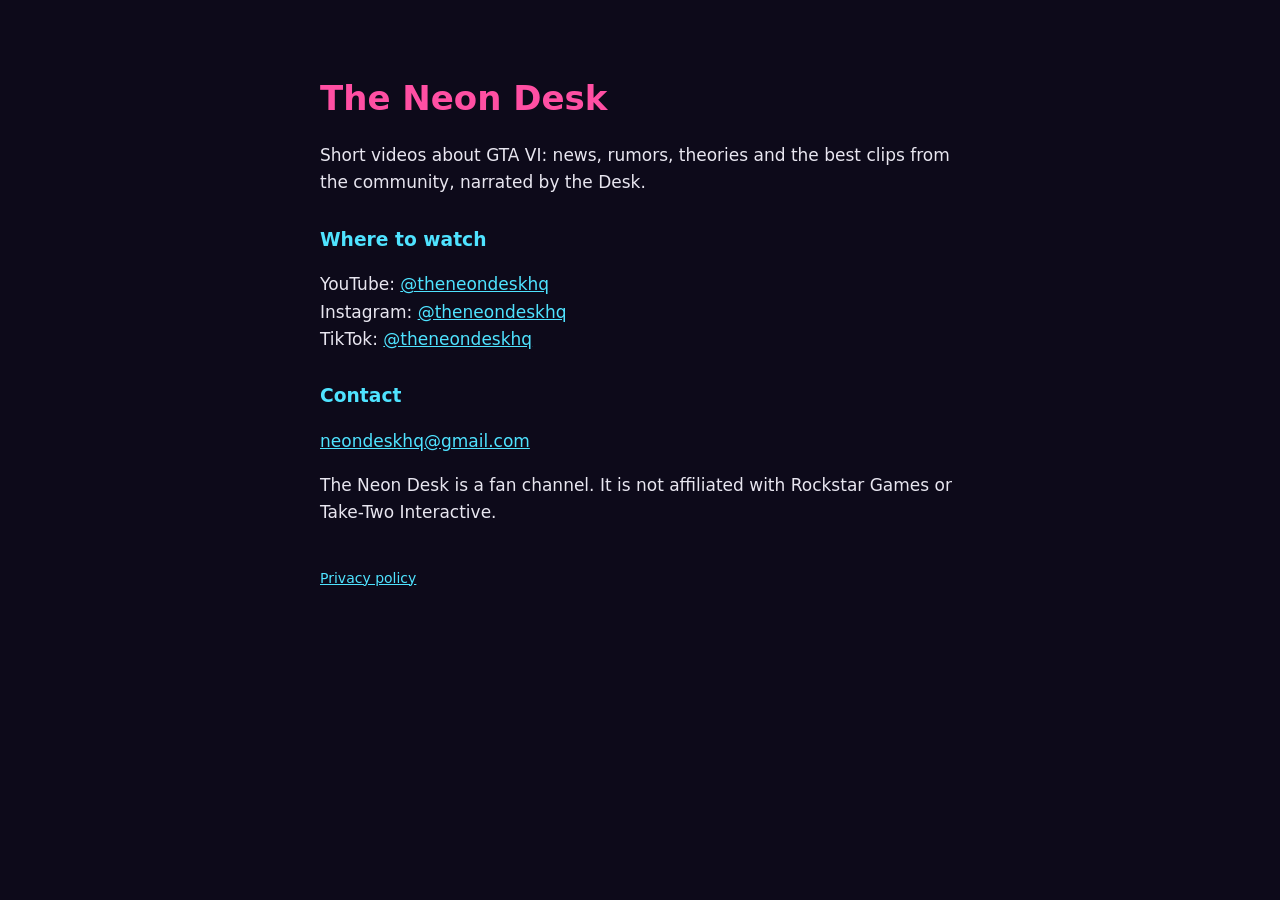
<file: index.html>
<!doctype html>
<html lang="en"><head><meta charset="utf-8"><meta name="viewport" content="width=device-width,initial-scale=1">
<title>The Neon Desk</title><link rel="stylesheet" href="style.css"></head>
<body><main>
<h1>The Neon Desk</h1>
<p>Short videos about GTA VI: news, rumors, theories and the best clips from the community, narrated by the Desk.</p>
<h2>Where to watch</h2>
<p>YouTube: <a href="https://www.youtube.com/@theneondeskhq">@theneondeskhq</a><br>
Instagram: <a href="https://www.instagram.com/theneondeskhq">@theneondeskhq</a><br>
TikTok: <a href="https://www.tiktok.com/@theneondeskhq">@theneondeskhq</a></p>
<h2>Contact</h2>
<p><a href="mailto:neondeskhq@gmail.com">neondeskhq@gmail.com</a></p>
<p>The Neon Desk is a fan channel. It is not affiliated with Rockstar Games or Take-Two Interactive.</p>
<footer><a href="privacy.html">Privacy policy</a></footer>
</main></body></html>
</file>
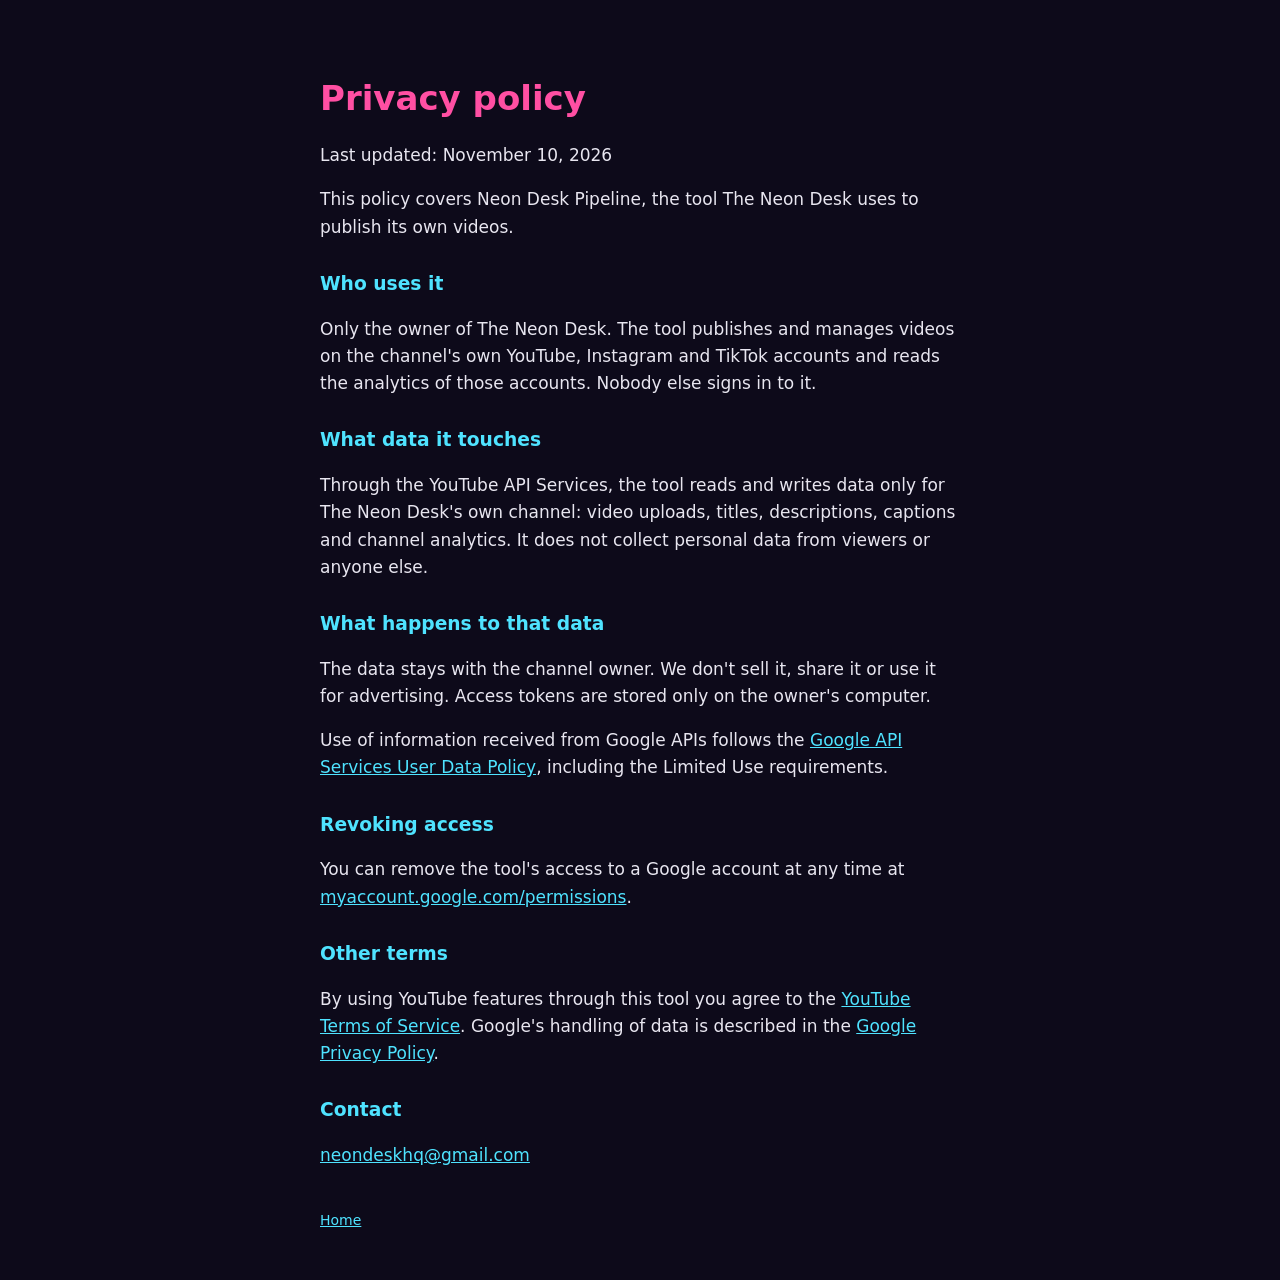
<file: privacy.html>
<!doctype html>
<html lang="en"><head><meta charset="utf-8"><meta name="viewport" content="width=device-width,initial-scale=1">
<title>Privacy policy - The Neon Desk</title><link rel="stylesheet" href="style.css"></head>
<body><main>
<h1>Privacy policy</h1>
<p>Last updated: November 10, 2026</p>
<p>This policy covers Neon Desk Pipeline, the tool The Neon Desk uses to publish its own videos.</p>
<h2>Who uses it</h2>
<p>Only the owner of The Neon Desk. The tool publishes and manages videos on the channel's own YouTube, Instagram and TikTok accounts and reads the analytics of those accounts. Nobody else signs in to it.</p>
<h2>What data it touches</h2>
<p>Through the YouTube API Services, the tool reads and writes data only for The Neon Desk's own channel: video uploads, titles, descriptions, captions and channel analytics. It does not collect personal data from viewers or anyone else.</p>
<h2>What happens to that data</h2>
<p>The data stays with the channel owner. We don't sell it, share it or use it for advertising. Access tokens are stored only on the owner's computer.</p>
<p>Use of information received from Google APIs follows the <a href="https://developers.google.com/terms/api-services-user-data-policy">Google API Services User Data Policy</a>, including the Limited Use requirements.</p>
<h2>Revoking access</h2>
<p>You can remove the tool's access to a Google account at any time at <a href="https://myaccount.google.com/permissions">myaccount.google.com/permissions</a>.</p>
<h2>Other terms</h2>
<p>By using YouTube features through this tool you agree to the <a href="https://www.youtube.com/t/terms">YouTube Terms of Service</a>. Google's handling of data is described in the <a href="https://policies.google.com/privacy">Google Privacy Policy</a>.</p>
<h2>Contact</h2>
<p><a href="mailto:neondeskhq@gmail.com">neondeskhq@gmail.com</a></p>
<footer><a href="index.html">Home</a></footer>
</main></body></html>
</file>
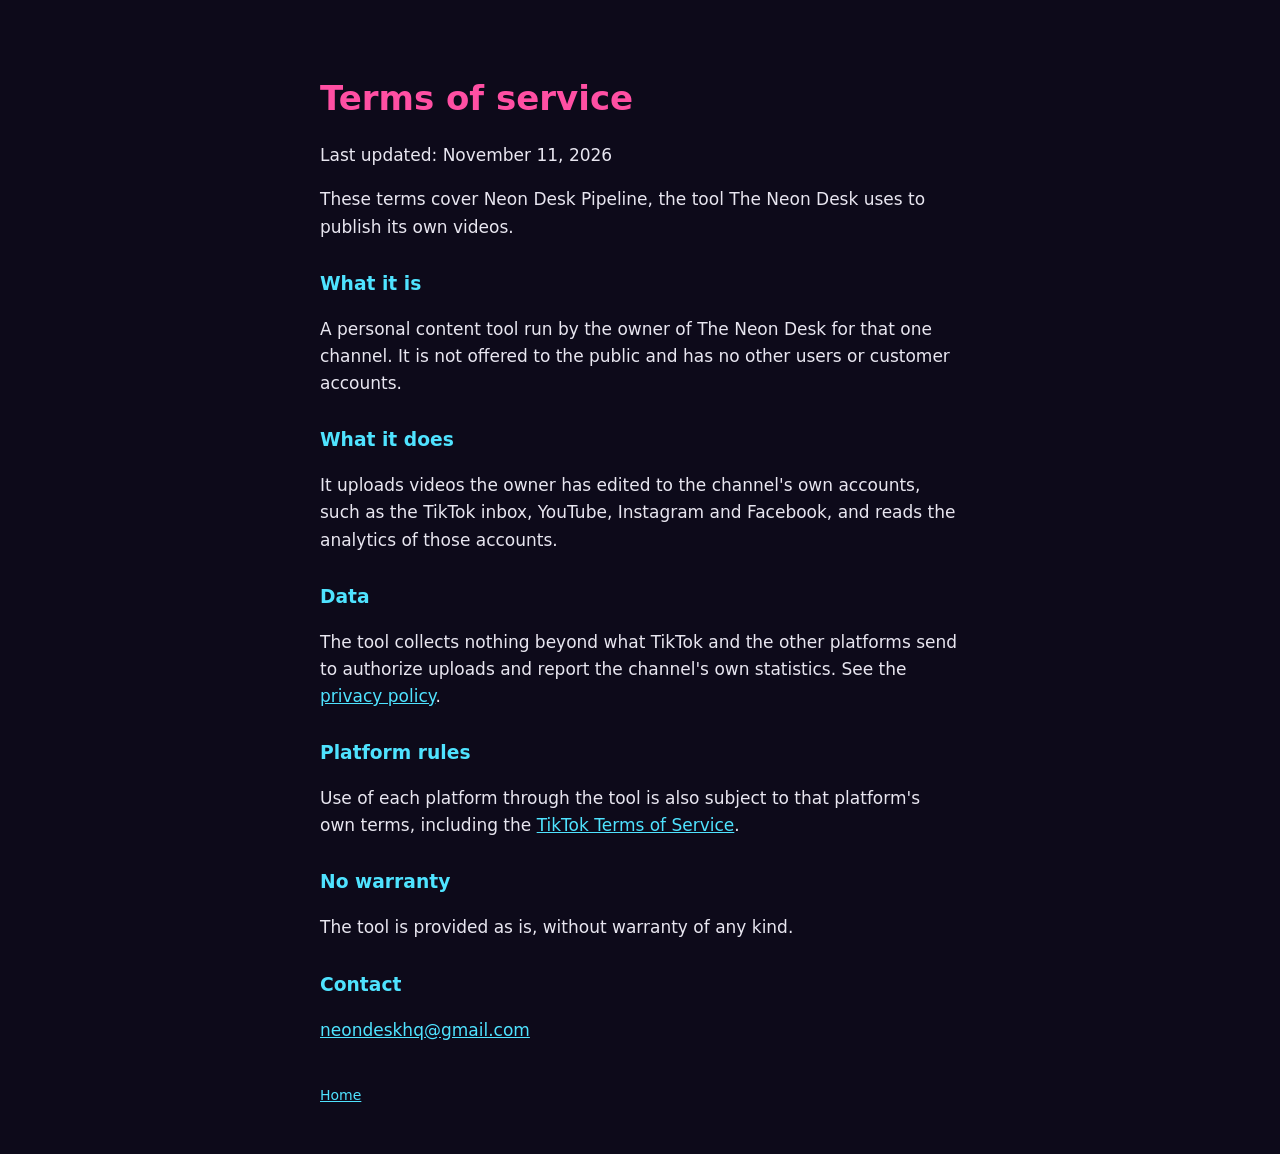
<file: terms.html>
<!doctype html>
<html lang="en"><head><meta charset="utf-8"><meta name="viewport" content="width=device-width,initial-scale=1">
<title>Terms of service - The Neon Desk</title><link rel="stylesheet" href="style.css"></head>
<body><main>
<h1>Terms of service</h1>
<p>Last updated: November 11, 2026</p>
<p>These terms cover Neon Desk Pipeline, the tool The Neon Desk uses to publish its own videos.</p>
<h2>What it is</h2>
<p>A personal content tool run by the owner of The Neon Desk for that one channel. It is not offered to the public and has no other users or customer accounts.</p>
<h2>What it does</h2>
<p>It uploads videos the owner has edited to the channel's own accounts, such as the TikTok inbox, YouTube, Instagram and Facebook, and reads the analytics of those accounts.</p>
<h2>Data</h2>
<p>The tool collects nothing beyond what TikTok and the other platforms send to authorize uploads and report the channel's own statistics. See the <a href="privacy.html">privacy policy</a>.</p>
<h2>Platform rules</h2>
<p>Use of each platform through the tool is also subject to that platform's own terms, including the <a href="https://www.tiktok.com/legal/page/global/terms-of-service/en">TikTok Terms of Service</a>.</p>
<h2>No warranty</h2>
<p>The tool is provided as is, without warranty of any kind.</p>
<h2>Contact</h2>
<p><a href="mailto:neondeskhq@gmail.com">neondeskhq@gmail.com</a></p>
<footer><a href="index.html">Home</a></footer>
</main></body></html>
</file>
<file: style.css>
body{margin:0;background:#0d0a1a;color:#e8e6f0;font:17px/1.6 system-ui,sans-serif}
main{max-width:640px;margin:0 auto;padding:48px 20px}
h1{color:#ff4fa3;margin-bottom:4px}h2{color:#4fe3ff;font-size:1.1em;margin-top:28px}
a{color:#4fe3ff}footer{margin-top:40px;font-size:14px;color:#9a96b0}
</file>
